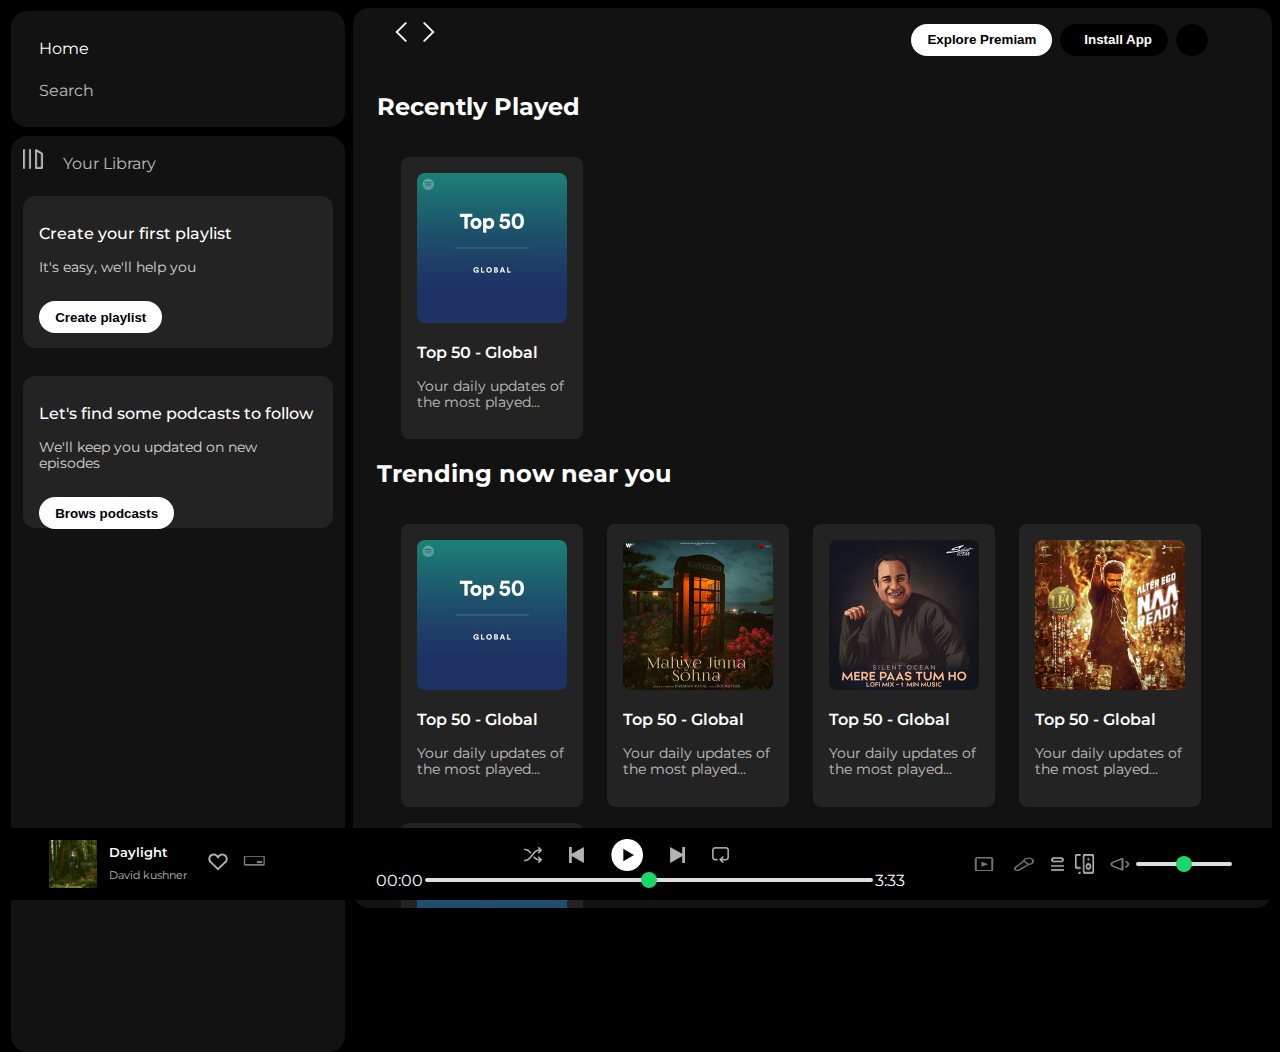
<file: spotify clone/index.html>
<!DOCTYPE html>
<html lang="en">
  <head>
    <meta charset="UTF-8" />
    <meta name="viewport" content="width=device-width, initial-scale=1.0" />
    <link rel="icon" href="Assests/logo.png" />
    <title>Spotify - Web Players: Music for everyone</title>
    <link
      rel="stylesheet"
      href="https://cdnjs.cloudflare.com/ajax/libs/font-awesome/6.5.2/css/all.min.css"
      integrity="sha512-SnH5WK+bZxgPHs44uWIX+LLJAJ9/2PkPKZ5QiAj6Ta86w+fsb2TkcmfRyVX3pBnMFcV7oQPJkl9QevSCWr3W6A=="
      crossorigin="anonymous"
      referrerpolicy="no-referrer"
    />

    <link rel="preconnect" href="https://fonts.googleapis.com" />
    <link rel="preconnect" href="https://fonts.gstatic.com" crossorigin />
    <link
      href="https://fonts.googleapis.com/css2?family=Montserrat:ital,wght@0,100..900;1,100..900&display=swap"
      rel="stylesheet"
    />
    <link rel="stylesheet" href="style.css" />
  </head>
  <body>
    <div class="main">
      <div class="sidebar">
        <div class="nav">
          <div class="nav-option" style="opacity: 1">
            <i class="fa-solid fa-house"></i>
            <a href="#">Home</a>
          </div>
          <div class="nav-option">
            <i class="fa-solid fa-magnifying-glass"></i>
            <a href="#">Search</a>
          </div>
        </div>
        <div class="library">
          <div class="options">
            <div class="lib-options nav-option">
              <img src="Assests/library_icon.png" alt="" />
              <a href="#">Your Library</a>
            </div>
            <div class="icons">
              <i class="fa-solid fa-plus"></i>
              <i class="fa-solid fa-arrow-right"></i>
            </div>
          </div>

          <div class="lib-box">
            <div class="box">
              <p class="box-p1">Create your first playlist</p>
              <p class="box-p2">It's easy, we'll help you</p>
              <button class="badge">Create playlist</button>
            </div>
          </div>
          <div class="lib-box">
            <div class="box">
              <p class="box-p1">Let's find some podcasts to follow</p>
              <p class="box-p2">We'll keep you updated on new episodes</p>
              <button class="badge">Brows podcasts</button>
            </div>
          </div>
        </div>
      </div>
      <div class="main-content">
        <div class="sticky-nav">
          <div class="sticky-nav-icons">
            <img src="Assests/backward_icon.png" alt="" />
            <img src="Assests/forward_icon.png" class="hide" />
          </div>
          <div class="sticky-nav-options">
            <button class="badge nav-itom hide">Explore Premiam</button>
            <button class="badge nav-itom dark-badge">
              <i class="fa-regular fa-circle-down nav-itom"></i>Install App
            </button>
            <button class="badge nav-itom me">
              <i class="fa-regular fa-user"></i>
            </button>
          </div>
        </div>
        <div class="cards">
          <h2>Recently Played</h2>
          <div class="card-container">
            <div class="card">
              <img src="Assests/card1img.jpeg" alt="" class="card-img" />
              <p class="card-title">Top 50 - Global</p>
              <p class="card-info">Your daily updates of the most played...</p>
            </div>
          </div>
          <h2>Trending now near you</h2>
          <div class="card-container">
            <div class="card">
              <img src="Assests/card1img.jpeg" alt="" class="card-img" />
              <p class="card-title">Top 50 - Global</p>
              <p class="card-info">Your daily updates of the most played...</p>
            </div>
            <div class="card">
              <img src="Assests/card2img.jpeg" alt="" class="card-img" />
              <p class="card-title">Top 50 - Global</p>
              <p class="card-info">Your daily updates of the most played...</p>
            </div>
            <div class="card">
              <img src="Assests/card3img.jpeg" alt="" class="card-img" />
              <p class="card-title">Top 50 - Global</p>
              <p class="card-info">Your daily updates of the most played...</p>
            </div>
            <div class="card">
              <img src="Assests/card4img.jpeg" alt="" class="card-img" />
              <p class="card-title">Top 50 - Global</p>
              <p class="card-info">Your daily updates of the most played...</p>
            </div>
            <div class="card">
              <img src="Assests/card1img.jpeg" alt="" class="card-img" />
              <p class="card-title">Top 50 - Global</p>
              <p class="card-info">Your daily updates of the most played...</p>
            </div>
          </div>
        </div><h2>Featured Charts</h2>
        <div class="card-container">
          <div class="card">
            <img src="Assests/card5img.jpeg" alt="" class="card-img" />
            <p class="card-title">Top 50 - Global</p>
            <p class="card-info">Your daily updates of the most played...</p>
          </div>
          <div class="card">
            <img src="Assests/card6img.jpeg" alt="" class="card-img" />
            <p class="card-title">Top 50 - Global</p>
            <p class="card-info">Your daily updates of the most played...</p>
          </div>
          <div class="card">
            <img src="Assests/card1img.jpeg" alt="" class="card-img" />
            <p class="card-title">Top 50 - Global</p>
            <p class="card-info">Your daily updates of the most played...</p>
          </div>
      </div>
      <div class="footer">
        <div class="line"></div>
      </div>
    </div>
      <div class="music-player">
        <div class="album">
          <img src="Homework assets/album_picture.jpeg" alt="" class="album_picture">
          <div class="song-name">
            <p class="song-title">Daylight</p>
            <p class="song-info">David kushner</p>
          </div>
          <div class="album-icon">
            <img src="Homework assets/album_icon1.png" alt="" class="album-icons play-icons">
            <img src="Homework assets/album_icon2.png" alt="" class="album-2nd album-icons play-icons" >
          </div>
        </div>
        <div class="player">
          <div class="player-controls">
            <img src="Assests/player_icon1.png" alt="" class="play-icons">
            <img src="Assests/player_icon2.png" alt="" class="play-icons">
            <img src="Assests/player_icon3.png" alt="" class="play-icons" style="opacity: 1; height: 2rem;">
            <img src="Assests/player_icon4.png" alt="" class="play-icons">
            <img src="Assests/player_icon5.png" alt="" class="play-icons">
          </div>
          <div class="play-bar">
            <span class="currtime">00:00</span>
            <input type="range" min="0" max="100" step="1" class="progress-bar">
            <span class="tot-time">3:33</span>
          </div>
        </div>
        <div class="controls">
          <img src="Homework assets/controls_icon1.png" alt="" class="controls-icons-sm play-icons">
          <img src="Homework assets/controld_icon2.png" alt="" class="controls-icons-sm play-icons">
          <img src="Homework assets/controls_icon3.png" alt="" class="controls-icons play-icons">
          <img src="Homework assets/controls_icon4.png" alt="" class="controls-icons play-icons">
          <img src="Homework assets/controls_icon5.png" alt="" class="controls-icons-sm play-icons">
          <input type="range" min="0" max="100" step="1" class="valuem-bar progress-bar">
        </div>
      </div>
   
  </body>
</html>
</file>
<file: spotify clone/style.css>
body {
  font-family: "Montserrat", sans-serif;
  font-weight: 400px;
  margin: 0;
  background-color: black;
  color: white;
  overflow: hidden;
}
.main {
  display: flex;
  height: 100vh;
  padding: 0.5rem;
}
.sidebar {
  /* position: fixed; */
  background-color: black;
  width: 340px;
  border-radius: 1rem; /*//1rem = 16px */
  margin-right: 0.3rem;
}
.main-content {
  color: white;
  background-color: #121212;
  flex: 1;
  border-radius: 1rem;
  overflow: auto;
  padding: 0 1.5rem 0 1.5rem;
}
.music-player {
  margin: 0;
  background-color: black;
  position: fixed;
  left: 0;
  bottom: 0;
  width: 100%;
  height: 72px;
}
a {
  text-decoration: none;
  color: white;
}
.nav {
  background-color: #121212;
  border-radius: 1rem;
  display: flex;
  flex-direction: column;
  justify-content: center;
  height: 100px;
  padding: 0.5rem 0.75rem;
  margin: 0.2rem;
}
.nav-option {
  line-height: 2.5rem;
  opacity: 0.7;
}
.nav-option:hover {
  opacity: 1;
}
.nav-option i {
  font-size: 1.25rem;
}
.nav-option a {
  font-size: 1rem;
  margin-left: 1rem;
}
.library {
  background-color: #121212;
  border-radius: 1rem;
  height: 100%;
  margin: 0.2rem;
  margin-top: 0.55rem;
  padding: 0.5rem 0.75rem;
}
.options {
  display: flex;
  justify-content: space-between;
  align-items: center;
}
.lib-options img {
  height: 1.25rem;
  width: 1.25rem;
}
.icons {
  font-size: 1.25rem;
  opacity: 0.7;
  margin-right: 1rem;
  display: flex;
}
.icons i {
  opacity: 0.7;
  margin-right: 1rem;
}
.icons:hover {
  opacity: 1;
}
.box {
  height: 8rem;
  background-color: #232323;
  border-radius: 0.75rem;
  margin: 0.75rem 0 1.75rem 0;
  padding: 0.75rem 1rem;
}
.box-p1 {
  font-size: 1rem;
  font-weight: 500;
}
.box-p2 {
  font-size: 0.85rem;
  opacity: 0.8;
}
.badge {
  background-color: white;
  border: none;
  border-radius: 100px;
  padding: 0.25rem 1rem;
  font-weight: 600;
  margin-top: 0.8rem;
  height: 2rem;
  width: fit-content;
}
.main-content .sticky-nav {
  position: sticky;
  top: 0;
  background-color: #121212;
  display: flex;
  justify-content: space-between;
  align-items: center;
  padding: 0.2rem 0 1rem 0;
  z-index: 1;
}
.sticky-nav-icons img {
  height: 1.5rem;
  width: 1.5rem;
}
.sticky-nav-icons {
  margin-left: 0.75rem;
}
.sticky-nav-options {
  margin-right: 2rem;
  display: flex;
  justify-content: space-around;
  align-items: center;
}
.sticky-nav-options .me,
.dark-badge {
  /* font-size: 1.2rem; */
  /* border-radius: 100%; */
  color: white;
  background-color: black;
}
.nav-itom {
  margin-right: 0.5rem;
}

.card-container {
  display: flex;
  flex-wrap: wrap;
}
.card {
  background-color: #232323;
  width: 150px;
  border-radius: 0.5rem;
  padding: 1rem;
  margin-left: 1.5rem;
  margin-top: 1rem;
}

.card-img {
  width: 100%;
  border-radius: 0.5rem;
}
.card-title {
  font-weight: 600;
}
.card-info {
  font-size: 0.85rem;
  opacity: 0.7;
}

.footer {
  height: 300px;
  display: flex;
  justify-content: center;
  align-items: center;
}
.line {
  width: 90%;
  height: 30%;
  border-top: 1px solid white;
  opacity: 0.7;
}
@media (max-width: 1000px) {
  .hide {
    display: none;
  }
}
.music-player {
  display: flex;
  justify-content: space-between;
  align-items: center;
}
.album {
  width: 25%;
  display: flex;
  justify-content: center;
  align-items: center;
  align-content: start;
}
.player {
  width: 50%;
}
.play-icons {
  height: 1rem;
  margin-right: 1.7rem;
  opacity: 0.7;
}
.controls {
  width: 25%;
  display: flex;
}
.player-controls {
  display: flex;
  justify-content: center;
  align-items: center;
}
.play-icons:hover {
  opacity: 1;
}
.play-bar {
  display: flex;
  justify-content: center;
  align-items: center;
}
.progress-bar {
  width: 70%;
  appearance: none;
  background-color: transparent;
  cursor: pointer;
}
.progress-bar::-webkit-slider-runnable-track {
  background-color: #ddd;
  border-radius: 100px;
  height: 0.2rem;
}
.progress-bar::-webkit-slider-thumb {
  appearance: none;
  height: 16px;
  width: 16px;
  background-color: #1bd768;
  border-radius: 50%;
  margin-top: -6px;
}
.album_picture {
  margin-right: 0.7rem;
  height: 3rem;
  width: 3rem;
}
.song-name {
  text-align: start;
  /* margin-right: 3rem; */
}
.song-title {
  margin: 0;
  margin-bottom: 0.5rem;
  font-size: 0.8rem;
  font-weight: 600;
}
.song-info {
  margin: 0;
  margin-bottom: 0.1rem;
  font-size: 0.7rem;
  opacity: 0.7;
}
.album-icon {
  margin-left: 1.2rem;
}
.album-icons {
  margin-left: 1rem;
  height: 1.5rem;
  width: 1.5rem;
  margin: 0;
}
.album-2nd {
  margin-left: 0.3rem;
  height: 1.5rem;
  width: 2rem;
}

.valuem-bar {
  width: 30%;
  appearance: none;
  background-color: transparent;
  cursor: pointer;
}
.controls-icons {
  margin: 0;
  margin-left: 0.5rem;
  height: 1.2rem;
  width: 1.2rem;
  margin-top: 0.4rem;
}
.controls-icons-sm {
  margin: 0;
  margin-left: 0.5rem;
  height: 2rem;
  width: 2rem;
}
</file>
